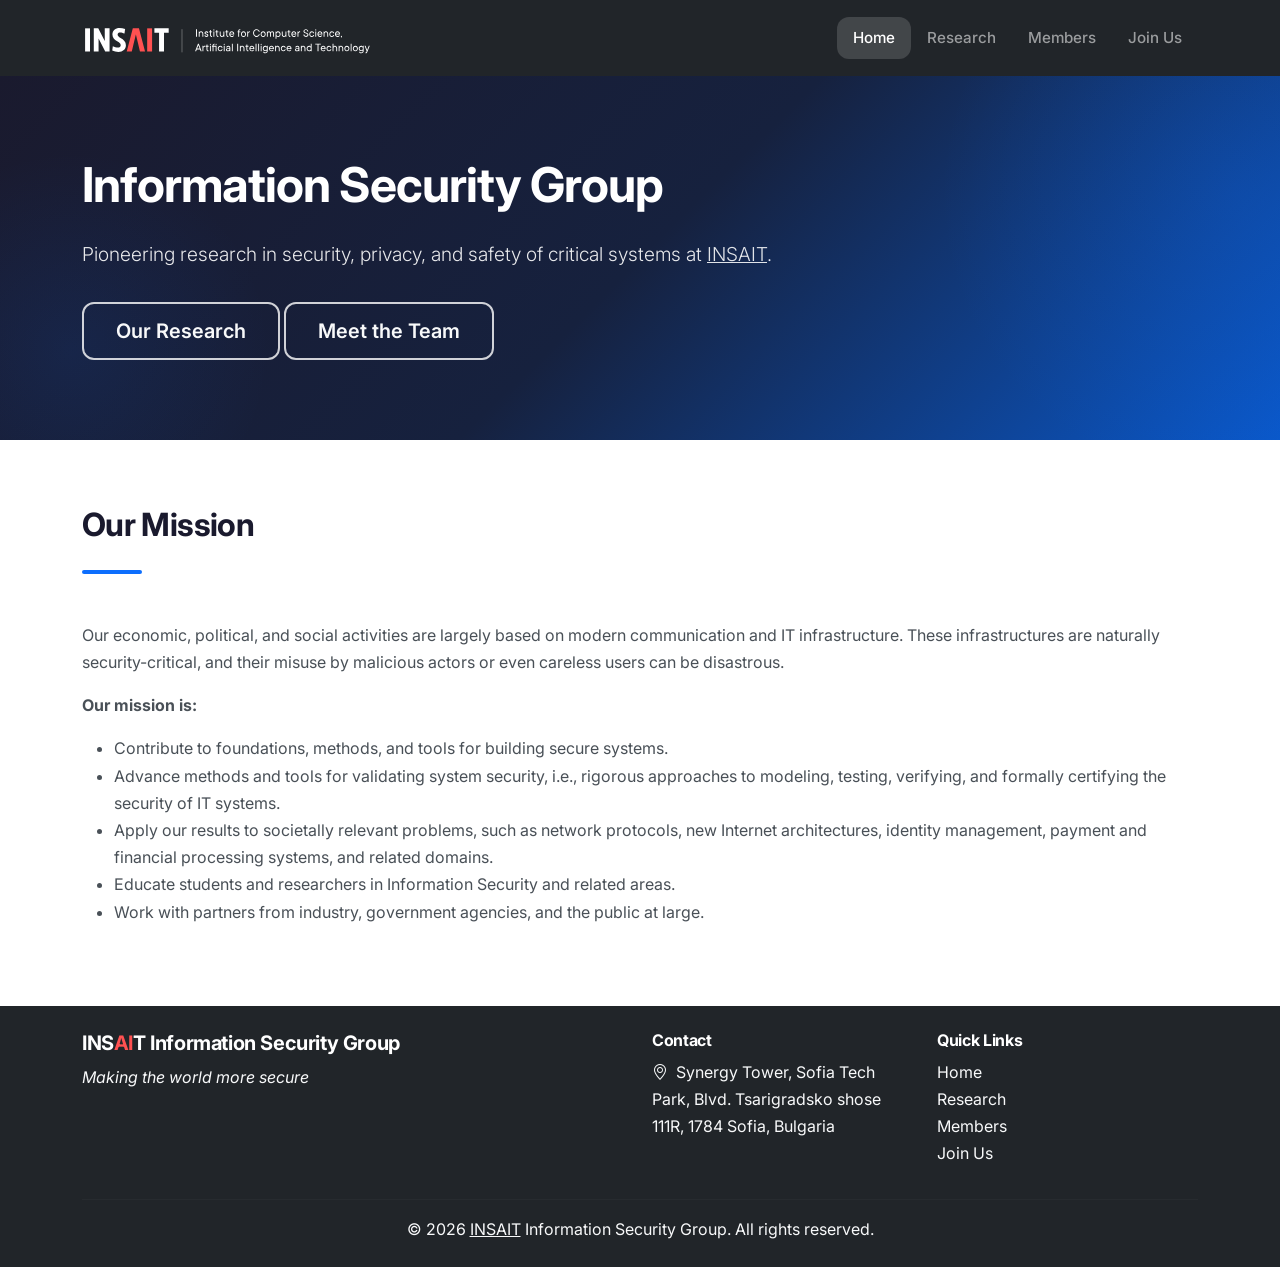
<file: docs/index.html>
<!DOCTYPE html>
<html lang="en">
<head>
    <meta charset="UTF-8">
    <meta name="viewport" content="width=device-width, initial-scale=1.0">
    <meta name="description" content="INSAIT Information Security Group - Pioneering research in security, privacy, and safety of critical systems.">
    <meta name="keywords" content="information security, data protection, privacy, cybersecurity, INSAIT, formal verification, protocols, security, research, systems">
    <meta name="author" content="INSAIT Information Security Group">
    <meta name="robots" content="index, follow">
    <meta property="og:title" content="INSAIT Information Security Group">
    <meta property="og:description" content="INSAIT Information Security Group - Pioneering research in security, privacy, and safety of critical systems.">
    <meta property="og:type" content="website">
    <meta property="og:url" content="https://nadiamarkova-alt.github.io/insait-security-webpage-static/">
    <meta property="og:site_name" content="INSAIT Information Security Group">
    <meta property="og:image" content="https://nadiamarkova-alt.github.io/insait-security-webpage-static/media/seo_image.png">
    <meta name="twitter:card" content="summary_large_image">
    <meta name="twitter:title" content="INSAIT Information Security Group">
    <meta name="twitter:description" content="INSAIT Information Security Group - Pioneering research in security, privacy, and safety of critical systems.">
    <meta name="twitter:label1" content="Written by">
    <meta name="twitter:data1" content="INSAIT Information Security Group">
    <meta name="twitter:label2" content="Time to read">
    <meta name="twitter:data2" content="Less than a minute">
    <link rel="canonical" href="https://nadiamarkova-alt.github.io/insait-security-webpage-static/">
    <link rel="icon" type="image/svg+xml" href="media/favicon.svg" sizes="any">
    <link rel="icon" type="image/png" href="media/favicon.png" sizes="32x32">
    <title>Home - INSAIT Information Security Group</title>
    <script type="application/ld+json">
    {
        "@context": "https://schema.org",
        "@type": "WebPage",
        "name": "Home - INSAIT Information Security Group",
        "description": "INSAIT Information Security Group - Pioneering research in security, privacy, and safety of critical systems.",
        "author": {
            "@type": "Organization",
            "name": "INSAIT Information Security Group"
        },
        "timeRequired": "PT1M"
    }
    </script>
    <link rel="preconnect" href="https://fonts.googleapis.com">
    <link rel="preconnect" href="https://fonts.gstatic.com" crossorigin>
    <link href="https://fonts.googleapis.com/css2?family=JetBrains+Mono:wght@400;500;600;700;800&family=Inter:wght@400;500;600;700;800&display=swap" rel="stylesheet">
    <link href="https://cdn.jsdelivr.net/npm/bootstrap@5.3.3/dist/css/bootstrap.min.css" rel="stylesheet">
    <link href="https://cdn.jsdelivr.net/npm/bootstrap-icons@1.11.3/font/bootstrap-icons.min.css" rel="stylesheet">
    <link href="static/css/style.css" rel="stylesheet">
</head>
<body class="d-flex flex-column min-vh-100">
    <nav class="navbar navbar-expand-lg navbar-dark bg-dark">
        <div class="container">
            <a class="navbar-brand" href="https://insait.ai" target="_blank" rel="noopener noreferrer">
                <img src="media/insait-logo.svg" alt="INSAIT" height="30">
            </a>
            <button class="navbar-toggler" type="button" data-bs-toggle="collapse" data-bs-target="#navbarNav" aria-controls="navbarNav" aria-expanded="false" aria-label="Toggle navigation">
                <span class="navbar-toggler-icon"></span>
            </button>
            <div class="collapse navbar-collapse" id="navbarNav">
                <ul class="navbar-nav ms-auto">
                    <li class="nav-item">
                        <a class="nav-link active" href="index.html">Home</a>
                    </li>
                    <li class="nav-item">
                        <a class="nav-link" href="research.html">Research</a>
                    </li>
                    <li class="nav-item">
                        <a class="nav-link" href="members.html">Members</a>
                    </li>
                    <li class="nav-item">
                        <a class="nav-link" href="join-us.html">Join Us</a>
                    </li>
                    <!-- <li class="nav-item">
                        <a class="nav-link" href="publications.html">Publications</a>
                    </li> -->
                </ul>
            </div>
        </div>
    </nav>

    <main class="flex-grow-1">
        <section class="hero-section">
            <div class="container position-relative" style="z-index: 2;">
                <div class="row align-items-center">
                    <div class="col-lg-8">
                        <h1 class="display-5 fw-bold">Information Security Group</h1>
                        <p class="lead">Pioneering research in security, privacy, and safety of critical systems at <a href="https://insait.ai" target="_blank" rel="noopener noreferrer" class="text-light text-decoration-underline">INSAIT</a>.</p>
                        <a href="research.html" class="btn btn-outline-light btn-lg">Our Research</a>
                        <a href="members.html" class="btn btn-outline-light btn-lg">Meet the Team</a>
                    </div>
                </div>
            </div>
        </section>

        <!-- <section class="container stats-bar">
            <div class="row g-4">
                <div class="col-md-4">
                    <div class="stat-item animate-on-scroll">
                        <i class="bi bi-people display-4"></i>
                        <h2>2</h2>
                        <p>Team Members</p>
                    </div>
                </div>
                <div class="col-md-4">
                    <div class="stat-item animate-on-scroll">
                        <i class="bi bi-journal-text display-4"></i>
                        <h2>4</h2>
                        <p>Publications</p>
                    </div>
                </div>
                <div class="col-md-4">
                    <div class="stat-item animate-on-scroll">
                        <i class="bi bi-lightbulb display-4"></i>
                        <h2>3</h2>
                        <p>Research Areas</p>
                    </div>
                </div>
            </div>
        </section> -->

        <!-- <section class="container my-5">
            <div class="section-header">
                <h2 class="mb-4">Who Are We?</h2>
                <div class="divider"></div>
            </div>
            <div class="row align-items-center">
                <div class="col-md-8">
                    <p>We are a research group within <a href="https://insait.ai" target="_blank" rel="noopener noreferrer">INSAIT</a>, Bulgaria's institute for computer science, AI, and technology.</p>
                </div>
                <div class="col-md-4">
                    <img src="media/synergy.jpg" class="img-fluid rounded" alt="INSAIT Synergy Building">
                </div>
            </div>
        </section> -->

        <section class="container my-5">
            <div class="section-header">
                <h2 class="mb-4">Our Mission</h2>
                <div class="divider"></div>
            </div>
            <div class="mission-text">
                <p>Our economic, political, and social activities are largely based on modern communication and IT infrastructure. These infrastructures are naturally security-critical, and their misuse by malicious actors or even careless users can be disastrous.</p>
                <p><b>Our mission is:</b></p>
                <ul>
                    <li>Contribute to foundations, methods, and tools for building secure systems.</li>
                    <li>Advance methods and tools for validating system security, i.e., rigorous approaches to modeling, testing, verifying, and formally certifying the security of IT systems.</li>
                    <li>Apply our results to societally relevant problems, such as network protocols, new Internet architectures, identity management, payment and financial processing systems, and related domains.</li>
                    <li>Educate students and researchers in Information Security and related areas.</li>
                    <li>Work with partners from industry, government agencies, and the public at large.</li>
                </ul>
            </div>
        </section>
    </main>

    <footer class="bg-dark text-light py-4 mt-auto">
        <div class="container">
            <div class="row">
                <div class="col-md-6">
                    <h5>INS<span style="color:#ff5151;">AI</span>T Information Security Group</h5>
                    <p class="mb-0"><i>Making the world more secure</i></p>
                </div>
                <div class="col-md-3">
                    <h6>Contact</h6>
                    <ul class="list-unstyled">
                        <li><i class="bi bi-geo-alt me-2"></i>Synergy Tower, Sofia Tech Park, Blvd. Tsarigradsko shose 111R, 1784 Sofia, Bulgaria</li>
                    </ul>
                </div>
                <div class="col-md-3">
                    <h6>Quick Links</h6>
                    <ul class="list-unstyled">
                        <li><a href="index.html" class="text-light text-decoration-none">Home</a></li>
                        <li><a href="research.html" class="text-light text-decoration-none">Research</a></li>
                        <li><a href="members.html" class="text-light text-decoration-none">Members</a></li>
                        <li><a href="join-us.html" class="text-light text-decoration-none">Join Us</a></li>
                        <!-- <li><a href="publications.html" class="text-light text-decoration-none">Publications</a></li> -->
                    </ul>
                </div>

            </div>
            <hr class="my-3">
            <div class="text-center">
                <p class="mb-0">&copy; 2026 <a href="https://insait.ai" target="_blank" rel="noopener noreferrer" class="text-light text-decoration-underline">INSAIT</a> Information Security Group. All rights reserved.</p>
            </div>
        </div>
    </footer>

    <script src="https://cdn.jsdelivr.net/npm/bootstrap@5.3.3/dist/js/bootstrap.bundle.min.js"></script>
    <script src="static/js/main.js"></script>
</body>
</html>
</file>
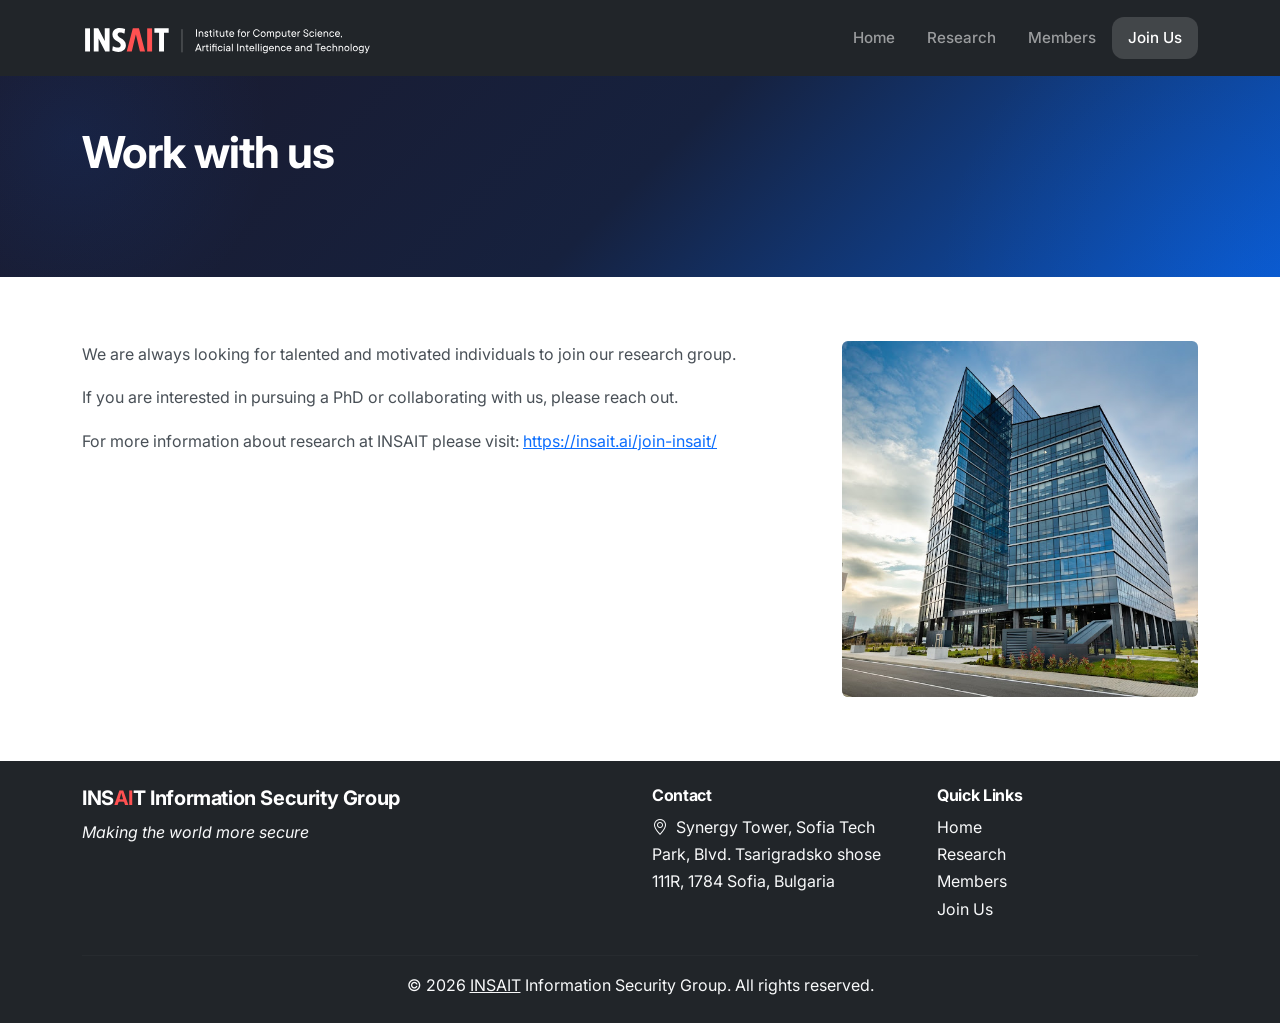
<file: docs/join-us.html>
<!DOCTYPE html>
<html lang="en">
<head>
    <meta charset="UTF-8">
    <meta name="viewport" content="width=device-width, initial-scale=1.0">
    <meta name="description" content="Join the INSAIT Information Security Group - Information for prospective PhD students and researchers.">
    <meta name="keywords" content="information security, data protection, privacy, cybersecurity, INSAIT, formal verification, protocols, security, research, systems">
    <meta name="author" content="INSAIT Information Security Group">
    <meta name="robots" content="index, follow">
    <meta property="og:title" content="Join Us - INSAIT Information Security Group">
    <meta property="og:description" content="Join the INSAIT Information Security Group - Information for prospective PhD students and researchers.">
    <meta property="og:type" content="website">
    <meta property="og:url" content="https://nadiamarkova-alt.github.io/insait-security-webpage-static/join-us.html">
    <meta property="og:site_name" content="INSAIT Information Security Group">
    <meta property="og:image" content="https://nadiamarkova-alt.github.io/insait-security-webpage-static/media/seo_image.png">
    <meta name="twitter:card" content="summary_large_image">
    <meta name="twitter:title" content="Join Us - INSAIT Information Security Group">
    <meta name="twitter:description" content="Join the INSAIT Information Security Group - Information for prospective PhD students and researchers.">
    <meta name="twitter:label1" content="Written by">
    <meta name="twitter:data1" content="INSAIT Information Security Group">
    <meta name="twitter:label2" content="Time to read">
    <meta name="twitter:data2" content="Less than a minute">
    <link rel="canonical" href="https://nadiamarkova-alt.github.io/insait-security-webpage-static/join-us.html">
    <link rel="icon" type="image/svg+xml" href="media/favicon.svg" sizes="any">
    <link rel="icon" type="image/png" href="media/favicon.png" sizes="32x32">
    <title>Join Us - INSAIT Information Security Group</title>
    <script type="application/ld+json">
    {
        "@context": "https://schema.org",
        "@type": "WebPage",
        "name": "Join Us - INSAIT Information Security Group",
        "description": "Join the INSAIT Information Security Group - Information for prospective PhD students and researchers.",
        "author": {
            "@type": "Organization",
            "name": "INSAIT Information Security Group"
        },
        "timeRequired": "PT1M"
    }
    </script>
    <link rel="preconnect" href="https://fonts.googleapis.com">
    <link rel="preconnect" href="https://fonts.gstatic.com" crossorigin>
    <link href="https://fonts.googleapis.com/css2?family=JetBrains+Mono:wght@400;500;600;700;800&family=Inter:wght@400;500;600;700;800&display=swap" rel="stylesheet">
    <link href="https://cdn.jsdelivr.net/npm/bootstrap@5.3.3/dist/css/bootstrap.min.css" rel="stylesheet">
    <link href="https://cdn.jsdelivr.net/npm/bootstrap-icons@1.11.3/font/bootstrap-icons.min.css" rel="stylesheet">
    <link href="static/css/style.css" rel="stylesheet">
</head>
<body class="d-flex flex-column min-vh-100">
    <nav class="navbar navbar-expand-lg navbar-dark bg-dark">
        <div class="container">
            <a class="navbar-brand" href="https://insait.ai" target="_blank" rel="noopener noreferrer">
                <img src="media/insait-logo.svg" alt="INSAIT" height="30">
            </a>
            <button class="navbar-toggler" type="button" data-bs-toggle="collapse" data-bs-target="#navbarNav" aria-controls="navbarNav" aria-expanded="false" aria-label="Toggle navigation">
                <span class="navbar-toggler-icon"></span>
            </button>
            <div class="collapse navbar-collapse" id="navbarNav">
                <ul class="navbar-nav ms-auto">
                    <li class="nav-item">
                        <a class="nav-link" href="index.html">Home</a>
                    </li>
                    <li class="nav-item">
                        <a class="nav-link" href="research.html">Research</a>
                    </li>
                    <li class="nav-item">
                        <a class="nav-link" href="members.html">Members</a>
                    </li>
                    <li class="nav-item">
                        <a class="nav-link active" href="join-us.html">Join Us</a>
                    </li>
                    <!-- <li class="nav-item">
                        <a class="nav-link" href="publications.html">Publications</a>
                    </li> -->
                </ul>
            </div>
        </div>
    </nav>

    <main class="flex-grow-1">
        <section class="hero-section py-5">
            <div class="container position-relative" style="z-index: 2;">
                <div class="section-header text-white">
                    <h1 class="mb-3">Work with us</h1>
                </div>
            </div>
        </section>

        <section class="container my-5">
            <div class="row">
                <div class="col-lg-8">
                    <p>We are always looking for talented and motivated individuals to join our research group.</p>
                    <p>If you are interested in pursuing a PhD or collaborating with us, please reach out.</p>
                    <p> For more information about research at INSAIT please visit: <a href="https://insait.ai/join-insait/" target="_blank" rel="noopener noreferrer">https://insait.ai/join-insait/</a></p>
                </div>
                <div class="col-md-4">
                    <img src="media/synergy.jpg" class="img-fluid rounded" alt="INSAIT Synergy Building">
                </div>
            </div>
        </section>
    </main>

    <footer class="bg-dark text-light py-4 mt-auto">
        <div class="container">
            <div class="row">
                <div class="col-md-6">
                    <h5>INS<span style="color:#ff5151;">AI</span>T Information Security Group</h5>
                    <p class="mb-0"><i>Making the world more secure</i></p>
                </div>
                <div class="col-md-3">
                    <h6>Contact</h6>
                    <ul class="list-unstyled">
                        <li><i class="bi bi-geo-alt me-2"></i>Synergy Tower, Sofia Tech Park, Blvd. Tsarigradsko shose 111R, 1784 Sofia, Bulgaria</li>
                    </ul>
                </div>
                <div class="col-md-3">
                    <h6>Quick Links</h6>
                    <ul class="list-unstyled">
                        <li><a href="index.html" class="text-light text-decoration-none">Home</a></li>
                        <li><a href="research.html" class="text-light text-decoration-none">Research</a></li>
                        <li><a href="members.html" class="text-light text-decoration-none">Members</a></li>
                        <li><a href="join-us.html" class="text-light text-decoration-none">Join Us</a></li>
                        <!-- <li><a href="publications.html" class="text-light text-decoration-none">Publications</a></li> -->
                    </ul>
                </div>
            </div>
            <hr class="my-3">
            <div class="text-center">
                <p class="mb-0">&copy; 2026 <a href="https://insait.ai" target="_blank" rel="noopener noreferrer" class="text-light text-decoration-underline">INSAIT</a> Information Security Group. All rights reserved.</p>
            </div>
        </div>
    </footer>

    <script src="https://cdn.jsdelivr.net/npm/bootstrap@5.3.3/dist/js/bootstrap.bundle.min.js"></script>
    <script src="static/js/main.js"></script>
</body>
</html>
</file>
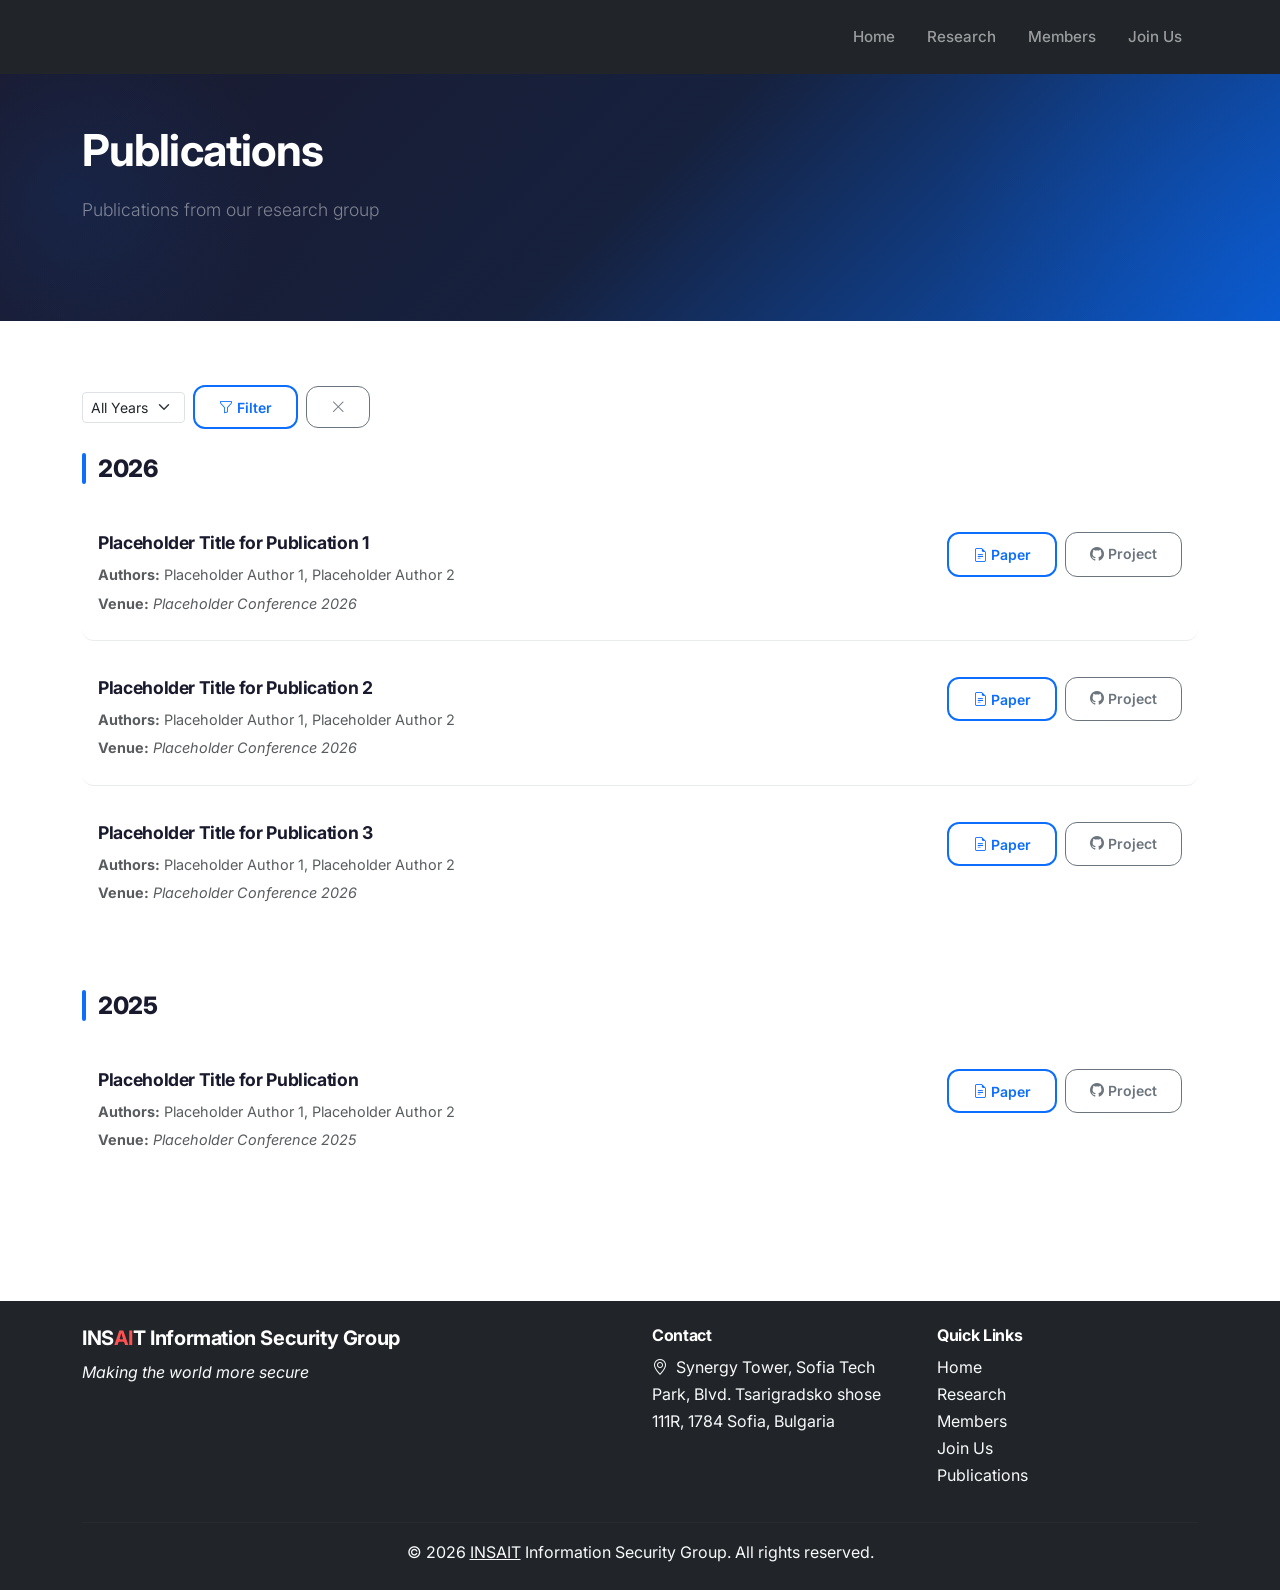
<file: docs/publications.html>
<!DOCTYPE html>
<html lang="en">
<head>
    <meta charset="UTF-8">
    <meta name="viewport" content="width=device-width, initial-scale=1.0">
    <meta name="description" content="Publications from the INSAIT Information Security Group, including papers on cryptography, AI security, network security, and IoT security.">
    <meta name="keywords" content="information security, data protection, privacy, cybersecurity, INSAIT, formal verification, protocols, security research">
    <meta name="author" content="INSAIT Information Security Group">
    <meta name="robots" content="index, follow">
    <meta property="og:title" content="Publications - INSAIT Information Security Group">
    <meta property="og:description" content="Publications from the INSAIT Information Security Group, including papers on cryptography, AI security, network security, and IoT security.">
    <meta property="og:type" content="website">
    <meta property="og:url" content="https://nadiamarkova-alt.github.io/insait-security-webpage-static/publications.html">
    <meta property="og:site_name" content="INSAIT Information Security Group">
    <meta property="og:image" content="https://nadiamarkova-alt.github.io/insait-security-webpage-static/media/seo_image.png">
    <meta name="twitter:card" content="summary_large_image">
    <meta name="twitter:title" content="Publications - INSAIT Information Security Group">
    <meta name="twitter:description" content="Publications from the INSAIT Information Security Group, including papers on cryptography, AI security, network security, and IoT security.">
    <meta name="twitter:label1" content="Written by">
    <meta name="twitter:data1" content="INSAIT Information Security Group">
    <meta name="twitter:label2" content="Time to read">
    <meta name="twitter:data2" content="Less than a minute">
    <link rel="canonical" href="https://nadiamarkova-alt.github.io/insait-security-webpage-static/publications.html">
    <link rel="icon" type="image/svg+xml" href="media/favicon.svg" sizes="any">
    <link rel="icon" type="image/png" href="media/favicon.png" sizes="32x32">
    <title>Publications - INSAIT Information Security Group</title>
    <script type="application/ld+json">
    {
        "@context": "https://schema.org",
        "@type": "WebPage",
        "name": "Publications - INSAIT Information Security Group",
        "description": "Publications from the INSAIT Information Security Group, including papers on cryptography, AI security, network security, and IoT security.",
        "author": {
            "@type": "Organization",
            "name": "INSAIT Information Security Group"
        },
        "timeRequired": "PT1M"
    }
    </script>
    <link rel="preconnect" href="https://fonts.googleapis.com">
    <link rel="preconnect" href="https://fonts.gstatic.com" crossorigin>
    <link href="https://fonts.googleapis.com/css2?family=JetBrains+Mono:wght@400;500;600;700;800&family=Inter:wght@400;500;600;700;800&display=swap" rel="stylesheet">
    <link href="https://cdn.jsdelivr.net/npm/bootstrap@5.3.3/dist/css/bootstrap.min.css" rel="stylesheet">
    <link href="https://cdn.jsdelivr.net/npm/bootstrap-icons@1.11.3/font/bootstrap-icons.min.css" rel="stylesheet">
    <link href="static/css/style.css" rel="stylesheet">
</head>
<body class="d-flex flex-column min-vh-100">
    <nav class="navbar navbar-expand-lg navbar-dark bg-dark">
        <div class="container">
            <div class="collapse navbar-collapse" id="navbarNav">
                <ul class="navbar-nav ms-auto">
                    <li class="nav-item">
                        <a class="nav-link" href="index.html">Home</a>
                    </li>
                    <li class="nav-item">
                        <a class="nav-link" href="research.html">Research</a>
                    </li>
                    <li class="nav-item">
                        <a class="nav-link" href="members.html">Members</a>
                    </li>
                    <li class="nav-item">
                        <a class="nav-link" href="join-us.html">Join Us</a>
                    </li>
                    <!-- <li class="nav-item">
                        <a class="nav-link" href="publications.html">Publications</a>
                    </li> -->
                </ul>
            </div>
        </div>
    </nav>

    <main class="flex-grow-1">
        <section class="hero-section py-5">
            <div class="container position-relative" style="z-index: 2;">
                <div class="section-header text-white">
                    <h1 class="mb-3">Publications</h1>
                    <p class="lead mb-0 text-white-50">Publications from our research group</p>
                </div>
            </div>
        </section>

        <section class="container my-5">
            <div class="row mb-4">
                <div class="col-md-6 col-lg-4">
                    <div class="d-flex gap-2 align-items-center">
                        <select class="form-select form-select-sm" id="year-filter" style="width: auto;">
                            <option value="">All Years</option>
                            <option value="2026">2026</option>
                            <option value="2025">2025</option>
                        </select>
                        <button type="button" class="btn btn-sm btn-outline-primary" id="filter-btn">
                            <i class="bi bi-funnel me-1"></i>Filter
                        </button>
                        <a href="publications.html" class="btn btn-sm btn-outline-secondary" title="Clear filter">
                            <i class="bi bi-x-lg"></i>
                        </a>
                    </div>
                </div>
            </div>

            <div id="publications-list">
                <div class="mb-5 animate-on-scroll" data-year="2026">
                    <h3 class="year-divider mb-4">2026</h3>
                    <ul class="list-group list-group-flush">
                        <li class="list-group-item py-4">
                            <div class="d-flex flex-column flex-md-row justify-content-between align-items-start">
                                <div class="flex-grow-1">
                                    <h5 class="mb-2">Placeholder Title for Publication 1</h5>
                                    <p class="mb-1 text-muted"><strong>Authors:</strong> Placeholder Author 1, Placeholder Author 2</p>
                                    <p class="mb-0 text-muted"><strong>Venue:</strong> <em>Placeholder Conference 2026</em></p>
                                </div>
                                <div class="d-flex gap-2 mt-3 mt-md-0 flex-shrink-0">
                                    <a href="Placeholder Paper Link" class="btn btn-sm btn-outline-primary" target="_blank" rel="noopener noreferrer">
                                        <i class="bi bi-file-earmark-text me-1"></i>Paper
                                    </a>
                                    <a href="Placeholder Project Link" class="btn btn-sm btn-outline-secondary" target="_blank" rel="noopener noreferrer">
                                        <i class="bi bi-github me-1"></i>Project
                                    </a>
                                </div>
                            </div>
                        </li>
                        <li class="list-group-item py-4">
                            <div class="d-flex flex-column flex-md-row justify-content-between align-items-start">
                                <div class="flex-grow-1">
                                    <h5 class="mb-2">Placeholder Title for Publication 2</h5>
                                    <p class="mb-1 text-muted"><strong>Authors:</strong> Placeholder Author 1, Placeholder Author 2</p>
                                    <p class="mb-0 text-muted"><strong>Venue:</strong> <em>Placeholder Conference 2026</em></p>
                                </div>
                                <div class="d-flex gap-2 mt-3 mt-md-0 flex-shrink-0">
                                    <a href="Placeholder Paper Link" class="btn btn-sm btn-outline-primary" target="_blank" rel="noopener noreferrer">
                                        <i class="bi bi-file-earmark-text me-1"></i>Paper
                                    </a>
                                    <a href="Placeholder Project Link" class="btn btn-sm btn-outline-secondary" target="_blank" rel="noopener noreferrer">
                                        <i class="bi bi-github me-1"></i>Project
                                    </a>
                                </div>
                            </div>
                        </li>
                        <li class="list-group-item py-4">
                            <div class="d-flex flex-column flex-md-row justify-content-between align-items-start">
                                <div class="flex-grow-1">
                                    <h5 class="mb-2">Placeholder Title for Publication 3</h5>
                                    <p class="mb-1 text-muted"><strong>Authors:</strong> Placeholder Author 1, Placeholder Author 2</p>
                                    <p class="mb-0 text-muted"><strong>Venue:</strong> <em>Placeholder Conference 2026</em></p>
                                </div>
                                <div class="d-flex gap-2 mt-3 mt-md-0 flex-shrink-0">
                                    <a href="Placeholder Paper Link" class="btn btn-sm btn-outline-primary" target="_blank" rel="noopener noreferrer">
                                        <i class="bi bi-file-earmark-text me-1"></i>Paper
                                    </a>
                                    <a href="Placeholder Project Link" class="btn btn-sm btn-outline-secondary" target="_blank" rel="noopener noreferrer">
                                        <i class="bi bi-github me-1"></i>Project
                                    </a>
                                </div>
                            </div>
                        </li>
                    </ul>
                </div>
                <div class="mb-5 animate-on-scroll" data-year="2025">
                    <h3 class="year-divider mb-4">2025</h3>
                    <ul class="list-group list-group-flush">
                        <li class="list-group-item py-4">
                            <div class="d-flex flex-column flex-md-row justify-content-between align-items-start">
                                <div class="flex-grow-1">
                                    <h5 class="mb-2">Placeholder Title for Publication</h5>
                                    <p class="mb-1 text-muted"><strong>Authors:</strong> Placeholder Author 1, Placeholder Author 2</p>
                                    <p class="mb-0 text-muted"><strong>Venue:</strong> <em>Placeholder Conference 2025</em></p>
                                </div>
                                <div class="d-flex gap-2 mt-3 mt-md-0 flex-shrink-0">
                                    <a href="Placeholder Paper Link" class="btn btn-sm btn-outline-primary" target="_blank" rel="noopener noreferrer">
                                        <i class="bi bi-file-earmark-text me-1"></i>Paper
                                    </a>
                                    <a href="Placeholder Project Link" class="btn btn-sm btn-outline-secondary" target="_blank" rel="noopener noreferrer">
                                        <i class="bi bi-github me-1"></i>Project
                                    </a>
                                </div>
                            </div>
                        </li>
                    </ul>
                </div>
            </div>

            <div class="alert alert-info text-center d-none" id="no-publications">
                <i class="bi bi-info-circle me-2"></i>No publications match the selected year.
            </div>
        </section>
    </main>

    <footer class="bg-dark text-light py-4 mt-auto">
        <div class="container">
            <div class="row">
                <div class="col-md-6">
                    <h5>INS<span style="color:#ff5151;">AI</span>T Information Security Group</h5>
                    <p class="mb-0"><i>Making the world more secure</i></p>
                </div>
                <div class="col-md-3">
                    <h6>Contact</h6>
                    <ul class="list-unstyled">
                        <li><i class="bi bi-geo-alt me-2"></i>Synergy Tower, Sofia Tech Park, Blvd. Tsarigradsko shose 111R, 1784 Sofia, Bulgaria</li>
                    </ul>
                </div>
                <div class="col-md-3">
                    <h6>Quick Links</h6>
                    <ul class="list-unstyled">
                        <li><a href="index.html" class="text-light text-decoration-none">Home</a></li>
                        <li><a href="research.html" class="text-light text-decoration-none">Research</a></li>
                        <li><a href="members.html" class="text-light text-decoration-none">Members</a></li>
                        <li><a href="join-us.html" class="text-light text-decoration-none">Join Us</a></li>
                        <li><a href="publications.html" class="text-light text-decoration-none">Publications</a></li>
                    </ul>
                </div>

            </div>
            <hr class="my-3">
            <div class="text-center">
                <p class="mb-0">&copy; 2026 <a href="https://insait.ai" target="_blank" rel="noopener noreferrer" class="text-light text-decoration-underline">INSAIT</a> Information Security Group. All rights reserved.</p>
            </div>
        </div>
    </footer>

    <script src="https://cdn.jsdelivr.net/npm/bootstrap@5.3.3/dist/js/bootstrap.bundle.min.js"></script>
    <script src="static/js/main.js"></script>
    <script>
        document.getElementById('filter-btn').addEventListener('click', function() {
            const selected = document.getElementById('year-filter').value;
            const years = document.querySelectorAll('#publications-list > div');
            let visibleCount = 0;
            years.forEach(function(el) {
                if (!selected || el.dataset.year === selected) {
                    el.classList.remove('d-none');
                    visibleCount++;
                } else {
                    el.classList.add('d-none');
                }
            });
            document.getElementById('no-publications').classList.toggle('d-none', visibleCount > 0);
        });
    </script>
</body>
</html>
</file>
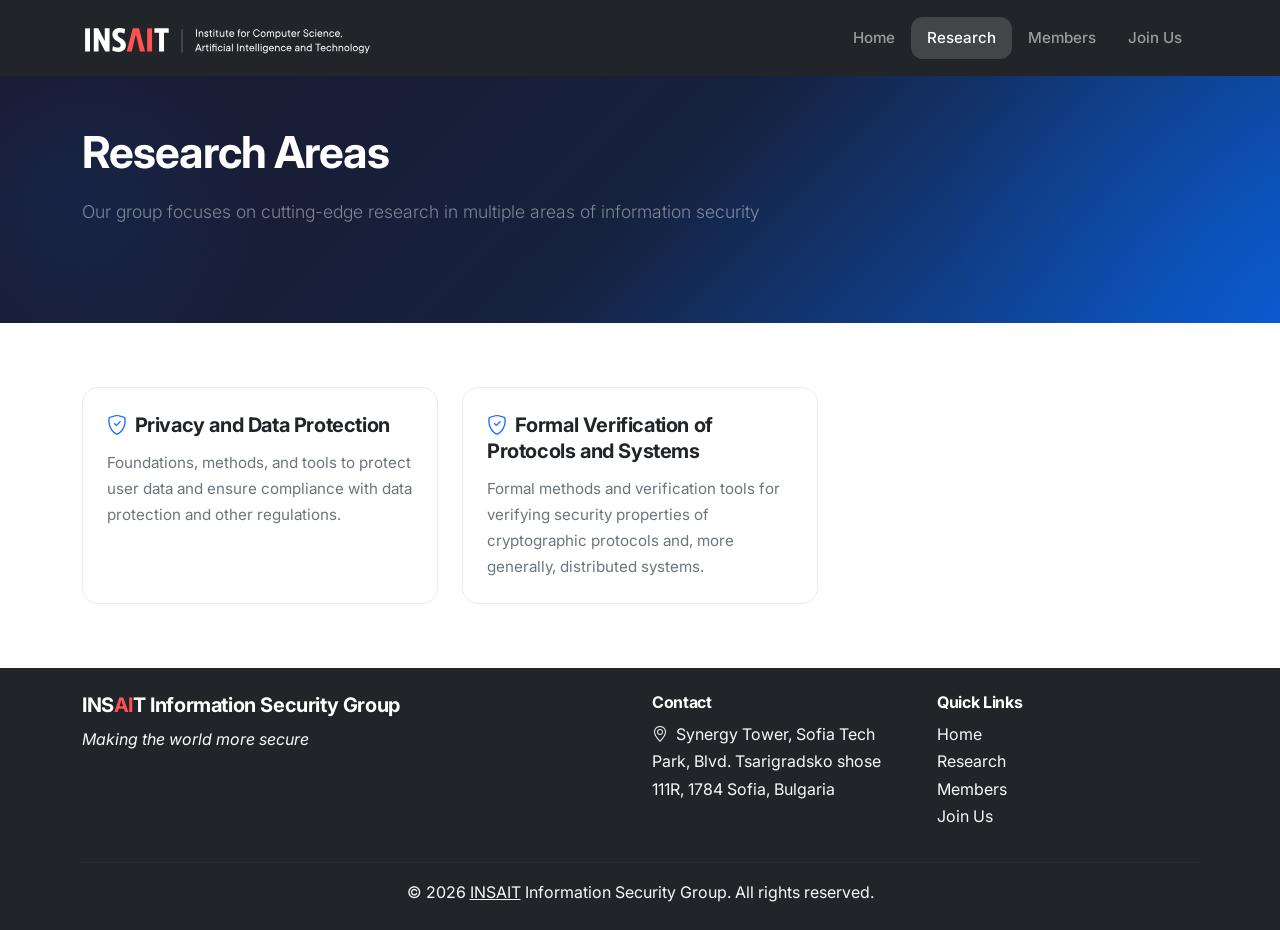
<file: docs/research.html>
<!DOCTYPE html>
<html lang="en">
<head>
    <meta charset="UTF-8">
    <meta name="viewport" content="width=device-width, initial-scale=1.0">
    <meta name="description" content="Research areas of the INSAIT Information Security Group: privacy, data protection, formal verification of protocols and systems, and more.">
    <meta name="keywords" content="information security, data protection, privacy, cybersecurity, INSAIT, formal verification, protocols, security, research, systems">
    <meta name="author" content="INSAIT Information Security Group">
    <meta name="robots" content="index, follow">
    <meta property="og:title" content="Research - INSAIT Information Security Group">
    <meta property="og:description" content="Research areas of the INSAIT Information Security Group: privacy, data protection, formal verification of protocols and systems, and more.">
    <meta property="og:type" content="website">
    <meta property="og:url" content="https://nadiamarkova-alt.github.io/insait-security-webpage-static/research.html">
    <meta property="og:site_name" content="INSAIT Information Security Group">
    <meta property="og:image" content="https://nadiamarkova-alt.github.io/insait-security-webpage-static/media/seo_image.png">
    <meta name="twitter:card" content="summary_large_image">
    <meta name="twitter:title" content="Research - INSAIT Information Security Group">
    <meta name="twitter:description" content="Research areas of the INSAIT Information Security Group: privacy, data protection, formal verification of protocols and systems, and more.">
    <meta name="twitter:label1" content="Written by">
    <meta name="twitter:data1" content="INSAIT Information Security Group">
    <meta name="twitter:label2" content="Time to read">
    <meta name="twitter:data2" content="Less than a minute">
    <link rel="canonical" href="https://nadiamarkova-alt.github.io/insait-security-webpage-static/research.html">
    <link rel="icon" type="image/svg+xml" href="media/favicon.svg" sizes="any">
    <link rel="icon" type="image/png" href="media/favicon.png" sizes="32x32">
    <title>Research - INSAIT Information Security Group</title>
    <script type="application/ld+json">
    {
        "@context": "https://schema.org",
        "@type": "WebPage",
        "name": "Research - INSAIT Information Security Group",
        "description": "Research areas of the INSAIT Information Security Group: privacy, data protection, formal verification of protocols and systems, and more.",
        "author": {
            "@type": "Organization",
            "name": "INSAIT Information Security Group"
        },
        "timeRequired": "PT1M"
    }
    </script>
    <link rel="preconnect" href="https://fonts.googleapis.com">
    <link rel="preconnect" href="https://fonts.gstatic.com" crossorigin>
    <link href="https://fonts.googleapis.com/css2?family=JetBrains+Mono:wght@400;500;600;700;800&family=Inter:wght@400;500;600;700;800&display=swap" rel="stylesheet">
    <link href="https://cdn.jsdelivr.net/npm/bootstrap@5.3.3/dist/css/bootstrap.min.css" rel="stylesheet">
    <link href="https://cdn.jsdelivr.net/npm/bootstrap-icons@1.11.3/font/bootstrap-icons.min.css" rel="stylesheet">
    <link href="static/css/style.css" rel="stylesheet">
</head>
<body class="d-flex flex-column min-vh-100">
    <nav class="navbar navbar-expand-lg navbar-dark bg-dark">
        <div class="container">
            <a class="navbar-brand" href="https://insait.ai" target="_blank" rel="noopener noreferrer">
                <img src="media/insait-logo.svg" alt="INSAIT" height="30">
            </a>
            <button class="navbar-toggler" type="button" data-bs-toggle="collapse" data-bs-target="#navbarNav" aria-controls="navbarNav" aria-expanded="false" aria-label="Toggle navigation">
                <span class="navbar-toggler-icon"></span>
            </button>
            <div class="collapse navbar-collapse" id="navbarNav">
                <ul class="navbar-nav ms-auto">
                    <li class="nav-item">
                        <a class="nav-link" href="index.html">Home</a>
                    </li>
                    <li class="nav-item">
                        <a class="nav-link active" href="research.html">Research</a>
                    </li>
                    <li class="nav-item">
                        <a class="nav-link" href="members.html">Members</a>
                    </li>
                    <li class="nav-item">
                        <a class="nav-link" href="join-us.html">Join Us</a>
                    </li>
                    <!-- <li class="nav-item">
                        <a class="nav-link" href="publications.html">Publications</a>
                    </li> -->
                </ul>
            </div>
        </div>
    </nav>

    <main class="flex-grow-1">
        <section class="hero-section py-5">
            <div class="container position-relative" style="z-index: 2;">
                <div class="section-header text-white">
                    <h1 class="mb-3">Research Areas</h1>
                    <p class="lead mb-0 text-white-50">Our group focuses on cutting-edge research in multiple areas of information security</p>
                </div>
            </div>
        </section>

        <section class="container my-5">
            <div class="row g-4">
                <div class="col-md-6 col-lg-4 animate-on-scroll">
                    <div class="card h-100">
                        <div class="card-body">
                            <h5 class="card-title">
                                <i class="bi bi-shield-check me-2 text-primary"></i>Privacy and Data Protection
                            </h5>
                            <p class="card-text">Foundations, methods, and tools to protect user data and ensure compliance with data protection and other regulations.</p>
                        </div>
                    </div>
                </div>
                <div class="col-md-6 col-lg-4 animate-on-scroll">
                    <div class="card h-100">
                        <div class="card-body">
                            <h5 class="card-title">
                                <i class="bi bi-shield-check me-2 text-primary"></i>Formal Verification of Protocols and Systems
                            </h5>
                            <p class="card-text">Formal methods and verification tools for verifying security properties of cryptographic protocols and, more generally, distributed systems.</p>
                        </div>
                    </div>
                </div>
            </div>
        </section>
    </main>

    <footer class="bg-dark text-light py-4 mt-auto">
        <div class="container">
            <div class="row">
                <div class="col-md-6">
                    <h5>INS<span style="color:#ff5151;">AI</span>T Information Security Group</h5>
                    <p class="mb-0"><i>Making the world more secure</i></p>
                </div>
                <div class="col-md-3">
                    <h6>Contact</h6>
                    <ul class="list-unstyled">
                        <li><i class="bi bi-geo-alt me-2"></i>Synergy Tower, Sofia Tech Park, Blvd. Tsarigradsko shose 111R, 1784 Sofia, Bulgaria</li>
                    </ul>
                </div>
                <div class="col-md-3">
                    <h6>Quick Links</h6>
                    <ul class="list-unstyled">
                        <li><a href="index.html" class="text-light text-decoration-none">Home</a></li>
                        <li><a href="research.html" class="text-light text-decoration-none">Research</a></li>
                        <li><a href="members.html" class="text-light text-decoration-none">Members</a></li>
                        <li><a href="join-us.html" class="text-light text-decoration-none">Join Us</a></li>
                        <!-- <li><a href="publications.html" class="text-light text-decoration-none">Publications</a></li> -->
                    </ul>
                </div>

            </div>
            <hr class="my-3">
            <div class="text-center">
                <p class="mb-0">&copy; 2026 <a href="https://insait.ai" target="_blank" rel="noopener noreferrer" class="text-light text-decoration-underline">INSAIT</a> Information Security Group. All rights reserved.</p>
            </div>
        </div>
    </footer>

    <script src="https://cdn.jsdelivr.net/npm/bootstrap@5.3.3/dist/js/bootstrap.bundle.min.js"></script>
    <script src="static/js/main.js"></script>
</body>
</html>
</file>
<file: docs/static/css/style.css>
/* ===========================
   Variables & Base
   =========================== */
:root {
    --primary: #0d6efd;
    --primary-dark: #0a58ca;
    --primary-light: #e7f1ff;
    --dark: #1a1a2e;
    --dark-light: #16213e;
    --gray-100: #f8f9fa;
    --gray-200: #e9ecef;
    --gray-500: #6c757d;
    --gray-700: #495057;
    --radius: 0.75rem;
    --radius-lg: 1rem;
    --shadow-sm: 0 2px 8px rgba(0, 0, 0, 0.06);
    --shadow-md: 0 4px 16px rgba(0, 0, 0, 0.1);
    --shadow-lg: 0 8px 30px rgba(0, 0, 0, 0.12);
    --transition: 0.3s cubic-bezier(0.25, 0.46, 0.45, 0.94);
}

body {
    font-family: 'Inter', -apple-system, BlinkMacSystemFont, 'Segoe UI', Roboto, sans-serif;
    color: var(--gray-700);
    line-height: 1.7;
    -webkit-font-smoothing: antialiased;
}

h1, h2, h3, h4, h5, h6 {
    color: var(--dark);
    font-weight: 700;
    line-height: 1.3;
    letter-spacing: -0.02em;
}

h1 { font-size: 2.75rem; }
h2 { font-size: 2rem; }
h3 { font-size: 1.5rem; }
h4 { font-size: 1.25rem; }

a {
    transition: color var(--transition);
}

section {
    padding-top: 1rem;
    padding-bottom: 1rem;
}

/* ===========================
   Navbar
   =========================== */
.navbar {
    padding: 1rem 0;
    box-shadow: var(--shadow-sm);
    transition: padding var(--transition), box-shadow var(--transition);
}

.navbar.scrolled {
    padding: 0.5rem 0;
    box-shadow: var(--shadow-md);
}

.navbar-brand {
    font-weight: 800;
    font-size: 1.25rem;
    letter-spacing: -0.03em;
}

.navbar .nav-link {
    font-weight: 500;
    font-size: 0.95rem;
    padding: 0.5rem 1rem !important;
    border-radius: var(--radius);
    transition: background var(--transition), color var(--transition);
}

.navbar .nav-link:hover {
    background: rgba(255, 255, 255, 0.1);
}

.navbar .nav-link.active {
    background: rgba(255, 255, 255, 0.15);
    color: #fff !important;
}

/* ===========================
   Hero Sections
   =========================== */
.hero-section {
    background: linear-gradient(135deg, var(--dark) 0%, var(--dark-light) 50%, var(--primary-dark) 100%);
    color: #fff;
    padding: 5rem 0;
    position: relative;
    overflow: hidden;
}

.hero-section::before {
    content: '';
    position: absolute;
    top: -50%;
    right: -20%;
    width: 600px;
    height: 600px;
    background: radial-gradient(circle, rgba(13, 110, 253, 0.15) 0%, transparent 70%);
    border-radius: 50%;
}

.hero-section::after {
    content: '';
    position: absolute;
    bottom: -30%;
    left: -10%;
    width: 400px;
    height: 400px;
    background: radial-gradient(circle, rgba(13, 110, 253, 0.1) 0%, transparent 70%);
    border-radius: 50%;
}

.hero-section h1 {
    color: #fff;
    margin-bottom: 1.5rem;
}

.hero-section .lead {
    font-size: 1.2rem;
    opacity: 0.9;
    margin-bottom: 2rem;
}

.hero-section .btn {
    padding: 0.75rem 2rem;
    font-weight: 600;
    border-radius: var(--radius);
    transition: transform var(--transition), box-shadow var(--transition);
}

.hero-section .btn:hover {
    transform: translateY(-2px);
}

.hero-section .btn-light:hover {
    box-shadow: 0 6px 20px rgba(0, 0, 0, 0.2);
}

/* ===========================
   Stats Bar
   =========================== */
.stats-bar {
    background: #fff;
    border-radius: var(--radius-lg);
    box-shadow: var(--shadow-md);
    margin-top: -3rem;
    position: relative;
    z-index: 10;
    padding: 2rem 0;
}

.stat-item {
    text-align: center;
    padding: 1rem;
}

.stat-item i {
    color: var(--primary);
    margin-bottom: 0.5rem;
}

.stat-item h2 {
    font-size: 2.5rem;
    margin-bottom: 0.25rem;
}

.stat-item p {
    color: var(--gray-500);
    font-weight: 500;
    text-transform: uppercase;
    font-size: 0.8rem;
    letter-spacing: 0.05em;
    margin: 0;
}

/* ===========================
   Cards
   =========================== */
.card {
    border: 1px solid var(--gray-200);
    border-radius: var(--radius-lg);
    transition: transform var(--transition), box-shadow var(--transition), border-color var(--transition);
    overflow: hidden;
}

.card:hover {
    transform: translateY(-6px);
    box-shadow: var(--shadow-lg);
    border-color: transparent;
}

.card-img-top {
    transition: transform var(--transition);
}

.card:hover .card-img-top {
    transform: scale(1.05);
}

.card-img-wrapper {
    overflow: hidden;
}

.card-body {
    padding: 1.5rem;
}

.card-title {
    font-weight: 700;
    margin-bottom: 0.75rem;
}

.card-text {
    color: var(--gray-500);
    font-size: 0.95rem;
}

/* ===========================
   Section Headers
   =========================== */
.section-header {
    margin-bottom: 3rem;
}

.section-header h1 {
    margin-bottom: 0.75rem;
}

.section-header .lead {
    color: var(--gray-500);
    font-size: 1.1rem;
}

/* ===========================
   Buttons
   =========================== */
.btn {
    font-weight: 600;
    padding: 0.6rem 1.5rem;
    border-radius: var(--radius);
    transition: all var(--transition);
}

.btn-primary {
    background: var(--primary);
    border: none;
}

.btn-primary:hover {
    background: var(--primary-dark);
    transform: translateY(-2px);
    box-shadow: 0 4px 12px rgba(13, 110, 253, 0.3);
}

.btn-outline-primary {
    border: 2px solid var(--primary);
    color: var(--primary);
}

.btn-outline-primary:hover {
    background: var(--primary);
    border-color: var(--primary);
    transform: translateY(-2px);
    box-shadow: 0 4px 12px rgba(13, 110, 253, 0.3);
}

.btn-outline-light {
    border: 2px solid rgba(255, 255, 255, 0.8);
}

.btn-outline-light:hover {
    background: rgba(255, 255, 255, 0.15);
    border-color: #fff;
}

/* ===========================
   Publications List
   =========================== */
.list-group-item {
    border: 1px solid var(--gray-200);
    border-radius: var(--radius) !important;
    margin-bottom: 0.75rem;
    transition: box-shadow var(--transition), border-color var(--transition);
}

.list-group-item:hover {
    box-shadow: var(--shadow-sm);
    border-color: var(--primary);
}

.list-group-item h5 {
    font-size: 1.1rem;
    color: var(--dark);
}

.list-group-item p {
    font-size: 0.9rem;
    margin-bottom: 0.25rem;
}

.year-divider {
    font-size: 1.5rem;
    font-weight: 800;
    color: var(--dark);
    position: relative;
    padding-left: 1rem;
}

.year-divider::before {
    content: '';
    position: absolute;
    left: 0;
    top: 0;
    bottom: 0;
    width: 4px;
    background: var(--primary);
    border-radius: 2px;
}

/* ===========================
   Members Cards
   =========================== */
.member-card .card-body {
    padding: 2rem 1.5rem;
}

.member-photo {
    width: 120px;
    height: 120px;
    object-fit: cover;
    border: 4px solid var(--gray-200);
    transition: border-color var(--transition), transform var(--transition);
}

.member-card:hover .member-photo {
    border-color: var(--primary);
    transform: scale(1.05);
}

.member-role {
    color: var(--primary);
    font-weight: 600;
    font-size: 0.85rem;
    text-transform: uppercase;
    letter-spacing: 0.05em;
}

.member-topic {
    color: var(--gray-500);
    font-size: 0.9rem;
}

.member-links .btn {
    width: 38px;
    height: 38px;
    padding: 0;
    display: inline-flex;
    align-items: center;
    justify-content: center;
    border-radius: 50%;
    transition: all var(--transition);
}

.member-links .btn:hover {
    transform: scale(1.1);
}

/* ===========================
   Contact Form
   =========================== */
.form-control {
    border: 2px solid var(--gray-200);
    border-radius: var(--radius);
    padding: 0.75rem 1rem;
    font-size: 0.95rem;
    transition: border-color var(--transition), box-shadow var(--transition);
}

.form-control:focus {
    border-color: var(--primary);
    box-shadow: 0 0 0 3px rgba(13, 110, 253, 0.15);
}

.form-label {
    font-weight: 600;
    color: var(--dark);
    margin-bottom: 0.5rem;
}

/* ===========================
   Contact Info
   =========================== */
.contact-info-item {
    display: flex;
    align-items: flex-start;
    margin-bottom: 1.25rem;
}

.contact-info-item i {
    color: var(--primary);
    font-size: 1.25rem;
    margin-right: 1rem;
    margin-top: 0.2rem;
    flex-shrink: 0;
}

.social-links a {
    width: 44px;
    height: 44px;
    display: inline-flex;
    align-items: center;
    justify-content: center;
    border-radius: 50%;
    background: var(--gray-100);
    color: var(--primary);
    transition: all var(--transition);
}

.social-links a:hover {
    background: var(--primary);
    color: #fff;
    transform: translateY(-3px);
    box-shadow: 0 4px 12px rgba(13, 110, 253, 0.3);
}

/* ===========================
   Alerts
   =========================== */
.alert {
    border: none;
    border-radius: var(--radius);
    padding: 1.5rem;
}

.alert-info {
    background: var(--primary-light);
    color: var(--primary-dark);
}

/* ===========================
   Footer
   =========================== */
footer {
    background: var(--dark) !important;
}

footer h5, footer h6 {
    color: #fff;
    font-weight: 700;
}

footer a {
    color: rgba(255, 255, 255, 0.7) !important;
    transition: color var(--transition);
}

footer a:hover {
    color: #fff !important;
}

footer hr {
    border-color: rgba(255, 255, 255, 0.1);
}

/* ===========================
   Animations
   =========================== */
@keyframes fadeInUp {
    from {
        opacity: 0;
        transform: translateY(30px);
    }
    to {
        opacity: 1;
        transform: translateY(0);
    }
}

.animate-on-scroll {
    opacity: 0;
    transform: translateY(30px);
    transition: opacity 0.6s ease, transform 0.6s ease;
}

.animate-on-scroll.visible {
    opacity: 1;
    transform: translateY(0);
}

/* Staggered animation delays */
.animate-on-scroll:nth-child(1) { transition-delay: 0.05s; }
.animate-on-scroll:nth-child(2) { transition-delay: 0.1s; }
.animate-on-scroll:nth-child(3) { transition-delay: 0.15s; }
.animate-on-scroll:nth-child(4) { transition-delay: 0.2s; }
.animate-on-scroll:nth-child(5) { transition-delay: 0.25s; }
.animate-on-scroll:nth-child(6) { transition-delay: 0.3s; }

/* ===========================
   Utility
   =========================== */
.bg-light-custom {
    background: var(--gray-100) !important;
}

.text-gradient {
    background: linear-gradient(135deg, var(--primary) 0%, #6610f2 100%);
    -webkit-background-clip: text;
    -webkit-text-fill-color: transparent;
    background-clip: text;
}

.divider {
    width: 60px;
    height: 4px;
    background: var(--primary);
    border-radius: 2px;
    margin: 1rem 0;
}

/* ===========================
   Responsive
   =========================== */
@media (max-width: 991.98px) {
    h1 { font-size: 2.25rem; }
    h2 { font-size: 1.75rem; }

    .hero-section {
        padding: 3.5rem 0;
    }

    .stats-bar {
        margin-top: -2rem;
        padding: 1.5rem 0;
    }

    .stat-item h2 {
        font-size: 2rem;
    }

    .navbar-collapse {
        background: var(--dark-light);
        padding: 1rem;
        border-radius: var(--radius);
        margin-top: 0.5rem;
    }
}

@media (max-width: 767.98px) {
    h1 { font-size: 1.75rem; }
    h2 { font-size: 1.5rem; }

    .hero-section .btn {
        display: block;
        width: 100%;
        margin-bottom: 0.75rem;
    }

    .hero-section .btn:last-child {
        margin-bottom: 0;
    }

    .stat-item {
        padding: 0.75rem;
    }

    .stat-item h2 {
        font-size: 1.75rem;
    }

    .card-body {
        padding: 1.25rem;
    }
}

@media (max-width: 575.98px) {
    .hero-section {
        padding: 2.5rem 0;
    }

    .hero-section h1 {
        font-size: 1.5rem;
    }

    .section-header {
        margin-bottom: 2rem;
    }
}

@media (max-width: 400px) {
    .hero-section h1 {
        font-size: 1.25rem;
    }
}
</file>
